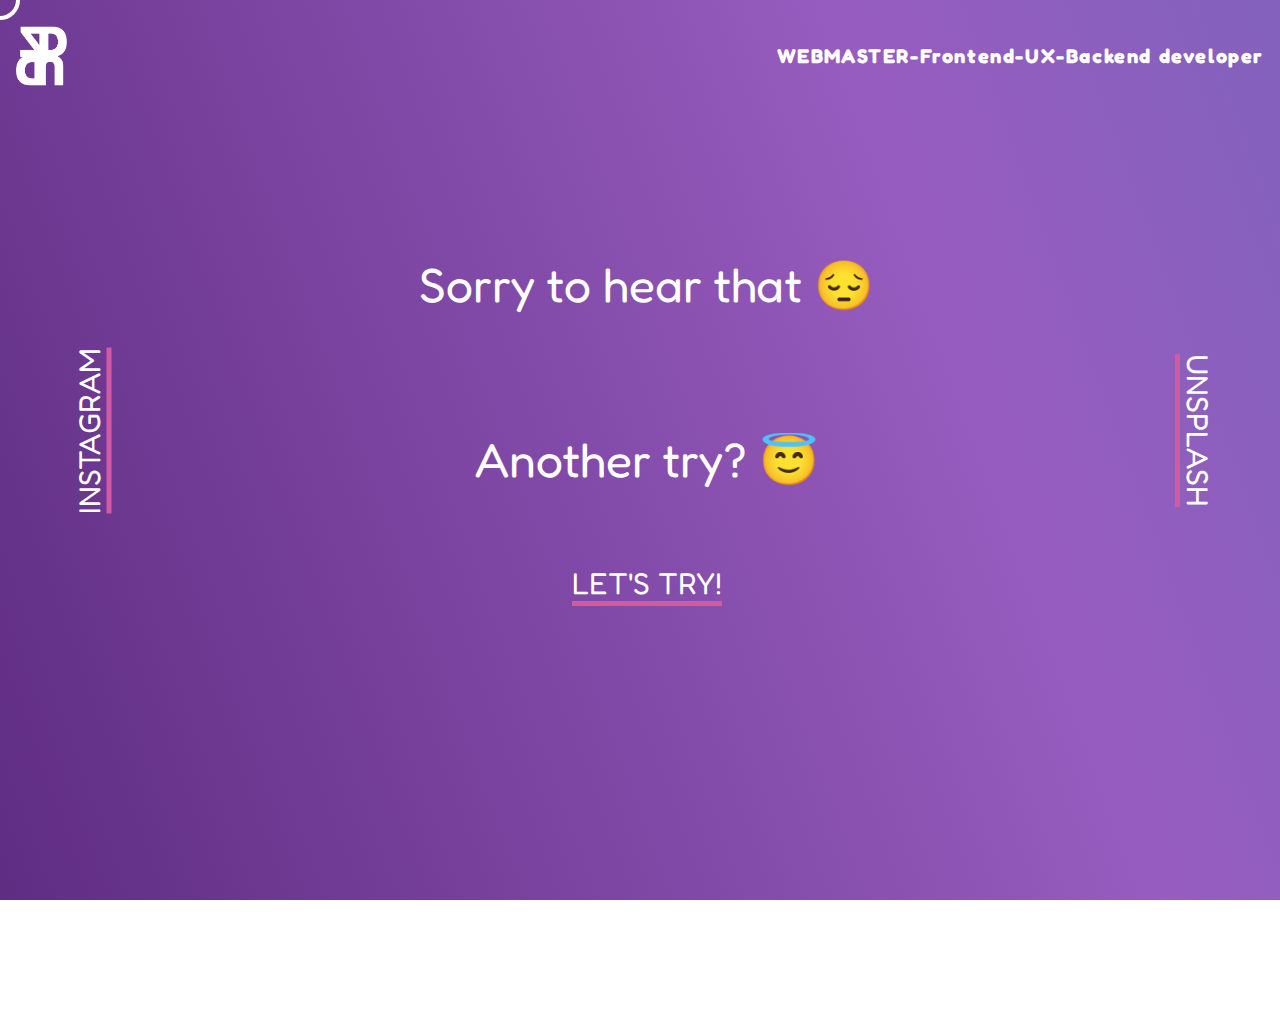
<file: html/sorry.html>
<!DOCTYPE html>
<html lang="en">
  <head>
    <meta charset="UTF-8" />
    <meta name="viewport" content="width=device-width, initial-scale=1.0" />
    <meta name="description" content="" />
    <title>😔 As you wish - WEBMASTER-FrontEnd-UX-BackEnd-DzmitryDudov</title>
    <link
      href="https://fonts.googleapis.com/css2?family=Fredoka+One&display=swap"
      rel="stylesheet"
    />
    <link rel="stylesheet" href="../css/main.css" />
    <link
      rel="stylesheet"
      href="https://stackpath.bootstrapcdn.com/font-awesome/4.7.0/css/font-awesome.min.css"
      integrity="sha384-wvfXpqpZZVQGK6TAh5PVlGOfQNHSoD2xbE+QkPxCAFlNEevoEH3Sl0sibVcOQVnN"
      crossorigin="anonymous"
    />
  </head>

  <body>
    <div class="cursor"></div>
    <header id="top">
      <img src="../assets/img/wattermark.png" alt="logo" />
      <p id="writer">WEBMASTER-Frontend-UX-Backend developer</p>
    </header>
    <main>
      <div class="container">
        <div class="block" id="sorry">
          <div class="content">
            <a href="www.instagram.com/dead__angel_/" target="_blank" class="left" target="_blank"
              >Instagram</a
            >
            <div class="center">
              <p>Sorry to hear that 😔</p>
              <br /><br />
              <p>Another try? 😇</p>
              <br />
              <a href="../index.html">Let's try!</a>
            </div>
            <a
              href="https://unsplash.com/@dead__angel_"
              target="_blank"
              class="right"
              target="_blank"
              >Unsplash</a
            >
          </div>
        </div>
      </div>
    </main>
    <script src="../js/cursor.js"></script>
  </body>
</html>
</file>
<file: css/main.css>
* {
  margin: 0;
  -webkit-box-sizing: 0;
  box-sizing: 0;
  cursor: none;
}

html,
body {
  background: linear-gradient(70deg, #2f054e, #975cbf, #3578b1, #0e2453);
  background-size: 400% 400%;
  -webkit-animation: gradient 20s ease infinite;
  animation: gradient 20s ease infinite;
  color: #fff;
  scroll-behavior: smooth;
  margin: 0;
  height: 100%;
  overflow: hidden;
}

body .cursor {
  width: 2rem;
  height: 2rem;
  border: 4px solid #ffffff;
  border-radius: 50%;
  position: absolute;
  -webkit-transform: translate(-50%, -50%);
  transform: translate(-50%, -50%);
  pointer-events: none;
  -webkit-transition: all 0.1s ease;
  transition: all 0.1s ease;
  -webkit-transform-origin: 100% 100%;
  transform-origin: 100% 100%;
}

body .link-grow {
  -webkit-transform: scale(2);
  transform: scale(2);
  background: #444444;
  -webkit-transition: 0.1s;
  transition: 0.1s;
  border: 4px solid #444444;
}

body .hovered-link {
  color: #ffffff;
}

body header {
  display: -webkit-box;
  display: -ms-flexbox;
  display: flex;
  height: 80px;
  -webkit-box-orient: horizontal;
  -webkit-box-direction: normal;
  -ms-flex-direction: row;
  flex-direction: row;
  -webkit-box-pack: justify;
  -ms-flex-pack: justify;
  justify-content: space-between;
  -webkit-box-align: center;
  -ms-flex-align: center;
  align-items: center;
  padding: 1rem;
}

body header p {
  color: #fff;
  font-family: 'Fredoka One', cursive;
  text-align: right;
  letter-spacing: 0.1rem;
  font-size: 20px;
  font-weight: bolder;
  width: 700px;
}

body header img {
  height: 80px;
}

body main .container .block {
  min-height: 100vh;
}

body main .container .block .content {
  display: -webkit-box;
  display: -ms-flexbox;
  display: flex;
  min-height: 60vh;
  -webkit-box-orient: horizontal;
  -webkit-box-direction: normal;
  -ms-flex-direction: row;
  flex-direction: row;
  -webkit-box-align: center;
  -ms-flex-align: center;
  align-items: center;
  -ms-flex-pack: distribute;
  justify-content: space-around;
  font-family: 'Fredoka One', cursive;
  font-size: 18px;
  padding-top: 3rem;
}

body main .container .block .content a {
  text-decoration: none;
  font-size: 2rem;
  color: #fff;
  text-align: center;
  font-size: 30px;
  margin: 0.5rem;
  text-transform: uppercase;
  border-bottom: 5px solid #d25aa5;
  -webkit-transition: 0.5s;
  transition: 0.5s;
}

body main .container .block .content a:hover {
  background: none;
  font-size: 32px;
  border-bottom: 7px solid #6e93e4;
  -webkit-transition: 0.5s;
  transition: 0.5s;
  color: #ffffff;
}

body main .container .block .content .left {
  -webkit-transform: rotate(-90deg);
  transform: rotate(-90deg);
  color: #fff;
}

body main .container .block .content .center {
  width: 70%;
  padding: 1.5rem;
  text-align: center;
  font-size: 3rem;
}

body main .container .block .content .right {
  -webkit-transform: rotate(90deg);
  transform: rotate(90deg);
  color: #ffffff;
}

body main .container .block .toogle {
  font-size: 4rem;
  display: -webkit-box;
  display: -ms-flexbox;
  display: flex;
  -webkit-box-align: center;
  -ms-flex-align: center;
  align-items: center;
  -ms-flex-pack: distribute;
  justify-content: space-around;
  bottom: 0;
  left: 50%;
  right: 50%;
}

body main .container .block .toogle .toogleUP {
  padding-top: 2rem;
  color: #fff;
  -webkit-animation: jump 3s infinite;
  animation: jump 3s infinite;
  position: relative;
  -webkit-transition: 0.5s ease-in-out;
  transition: 0.5s ease-in-out;
}

body main .container .block .toogle .toogleUP:hover {
  color: #d25aa5;
  -webkit-transition: 0.5s;
  transition: 0.5s;
}

body main .container .block .toogle .toogleDown {
  color: #fff;
  -webkit-animation: jump 3s infinite;
  animation: jump 3s infinite;
  position: relative;
  -webkit-transition: 0.5s ease-in-out;
  transition: 0.5s ease-in-out;
}

body main .container .block .toogle .toogleDown:hover {
  color: #d25aa5;
  -webkit-transition: 0.5s;
  transition: 0.5s;
}

body main .container .about-blocks {
  min-height: 100vh;
}

body main .container .about-blocks .content .center {
  font-size: 25px;
}

body main .container .about-blocks .content .center p {
  line-height: 150%;
}

body main .container .about-blocks .content .center p a {
  text-transform: uppercase;
  font-size: 25px;
  color: #ffffff;
  text-decoration: none;
  text-transform: uppercase;
  border-bottom: 5px solid #d25aa5;
  -webkit-transition: 0.5s;
  transition: 0.5s;
}

body main .container .about-blocks .content .center p a:hover {
  background: none;
  border-bottom: 7px solid #6e93e4;
  -webkit-transition: 0.5s;
  transition: 0.5s;
}

body main .container .about-blocks .content .center p .p-links {
  display: flex;
  justify-content: space-around;
  font-size: 18px;
  align-items: center;
  width: 20%;
  padding: 0.5re;
  margin: auto;
}

@media screen and (max-width: 768px) {
  .cursor {
    display: none;
  }
}

@media screen and (max-width: 660px) {
  #writer {
    font-size: 16px;
    padding: 0.5rem;
  }

  .content {
    -webkit-box-orient: vertical !important;
    -webkit-box-direction: normal !important;
    -ms-flex-direction: column !important;
    flex-direction: column !important;
    -webkit-box-pack: space-evenly;
    -ms-flex-pack: space-evenly;
    justify-content: space-evenly;
    -webkit-box-align: center;
    -ms-flex-align: center;
    align-items: center;
  }

  .content .right,
  .content .left {
    -webkit-transform: none !important;
    transform: none !important;
  }

  .content .center {
    font-size: 20px !important;
  }

  .content .center a {
    font-size: 20px;
  }
}

@media screen and (max-width: 400px) {
  .toogleUP {
    animation: none !important;
    font-size: 47px !important;
  }
  .toogleDown {
    animation: none !important;
    font-size: 47px !important;
    margin-top: -1.5rem;
  }

  .center-text {
    font-size: 12px !important;
    margin: 0.5rem;
  }

  .blockthree {
    font-size: 12px !important;
    display: flex;
    flex-direction: column;
    justify-content: space-between;
    align-items: center;
  }

  a {
    font-size: 12px !important;
    margin: 0.5rem;
  }

  .p-links {
    width: 50% !important;
  }
}

@media not all and (min-resolution: 0.001dpcm) {
  @supports (-webkit-appearance: none) {
    * {
      cursor: default;
    }

    .cursor {
      display: none;
    }
  }
}

@-webkit-keyframes gradient {
  0% {
    background-position: 0% 50%;
  }

  50% {
    background-position: 100% 50%;
  }

  100% {
    background-position: 0% 50%;
  }
}

@keyframes gradient {
  0% {
    background-position: 0% 50%;
  }

  50% {
    background-position: 100% 50%;
  }

  100% {
    background-position: 0% 50%;
  }
}

@-webkit-keyframes jump {
  0% {
    top: -20px;
  }

  50% {
    top: 10px;
  }

  100% {
    top: -20px;
  }
}

@keyframes jump {
  0% {
    top: -20px;
  }

  50% {
    top: 10px;
  }

  100% {
    top: -20px;
  }
}

/*# sourceMappingURL=main.css.map */
</file>
